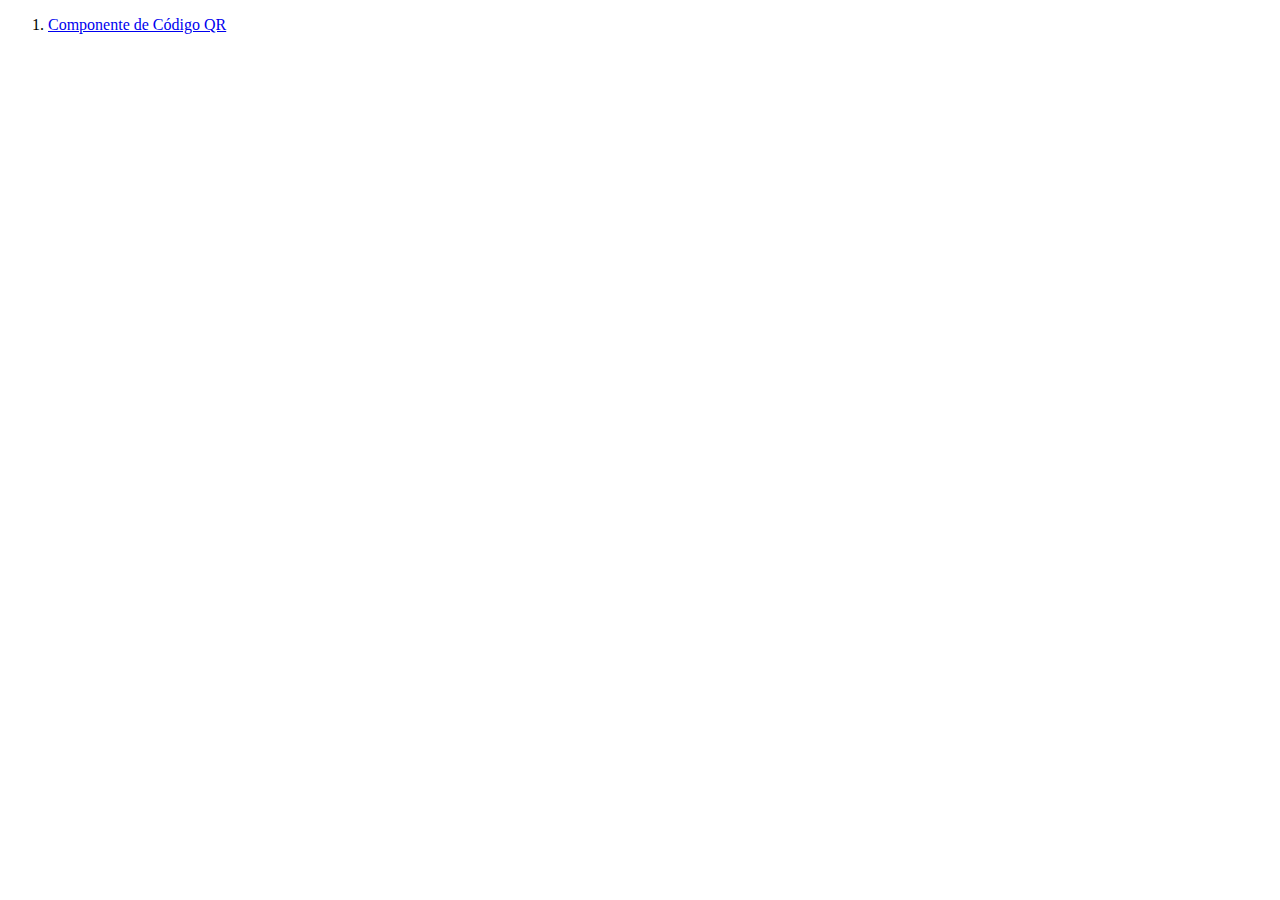
<file: index.html>
<!DOCTYPE html>
<html lang="pt-BR">
<head>
    <meta charset="UTF-8">
    <meta name="viewport" content="width=device-width, initial-scale=1.0">
    <title>Desafios</title>
</head>
<body>
    <main>
        <ol>
            <li><a href="challenges/1/index.html">Componente de Código QR</a></li>
        </ol>
    </main>
</body>
</html>
</file>
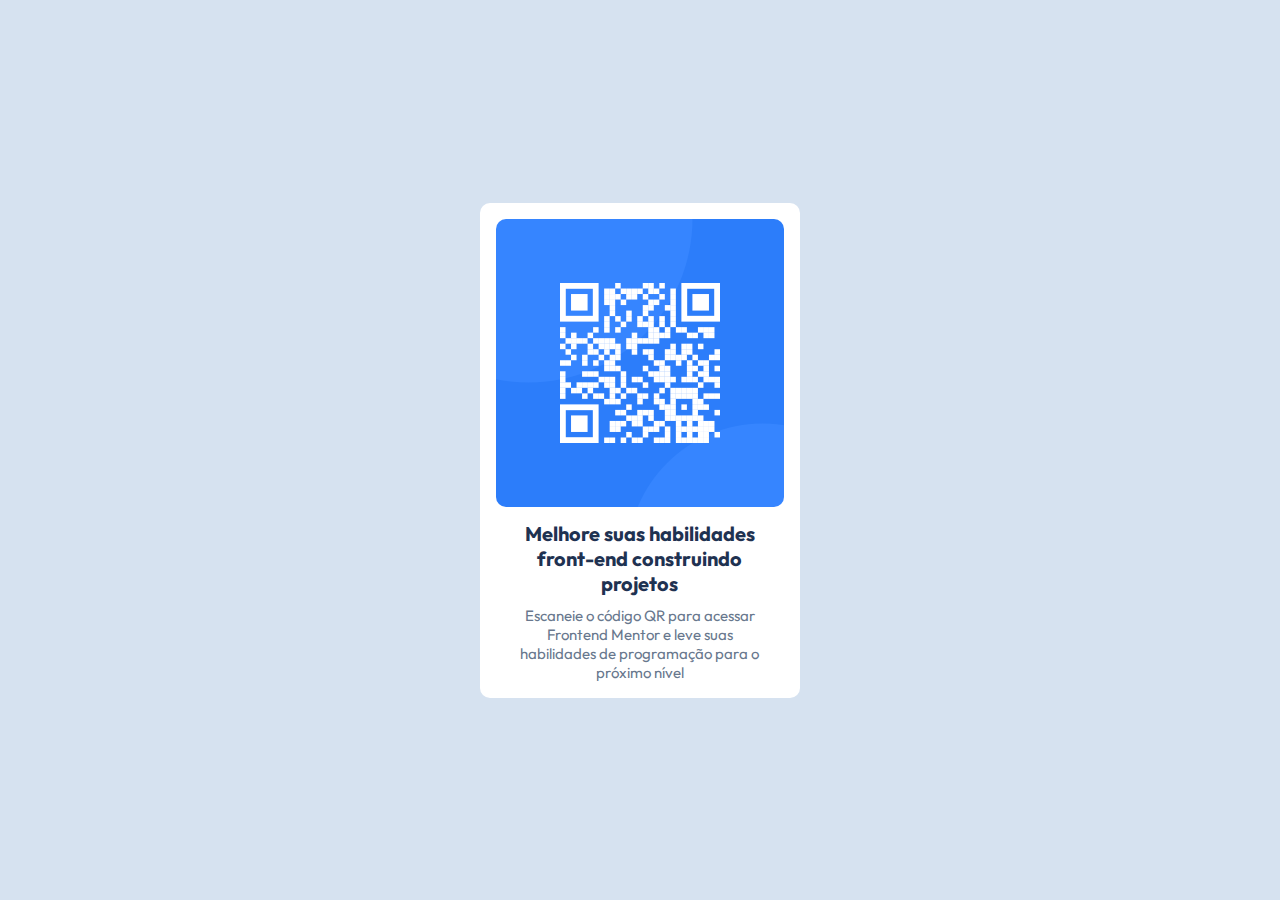
<file: challenges/1/index.html>
<!DOCTYPE html>
<html lang="pt-BR">
<head>
  <meta charset="UTF-8">
  <meta name="viewport" content="width=device-width, initial-scale=1.0">
  <link rel="stylesheet" href="styles/style.css">
  <link rel="shortcut icon" href="images/favicon.png" type="image/png">
  <title>Componente de código QR</title>
</head>
<body>
  <main class="box">
    <img src="images/qr-code.png" alt="Código QR">
    <div class="text">
      <h1>Melhore suas habilidades front-end construindo projetos</h1>
      <p>Escaneie o código QR para acessar Frontend Mentor e leve suas habilidades de programação para o próximo nível</p>
    </div>
  </main>
</body>
</html>
</file>
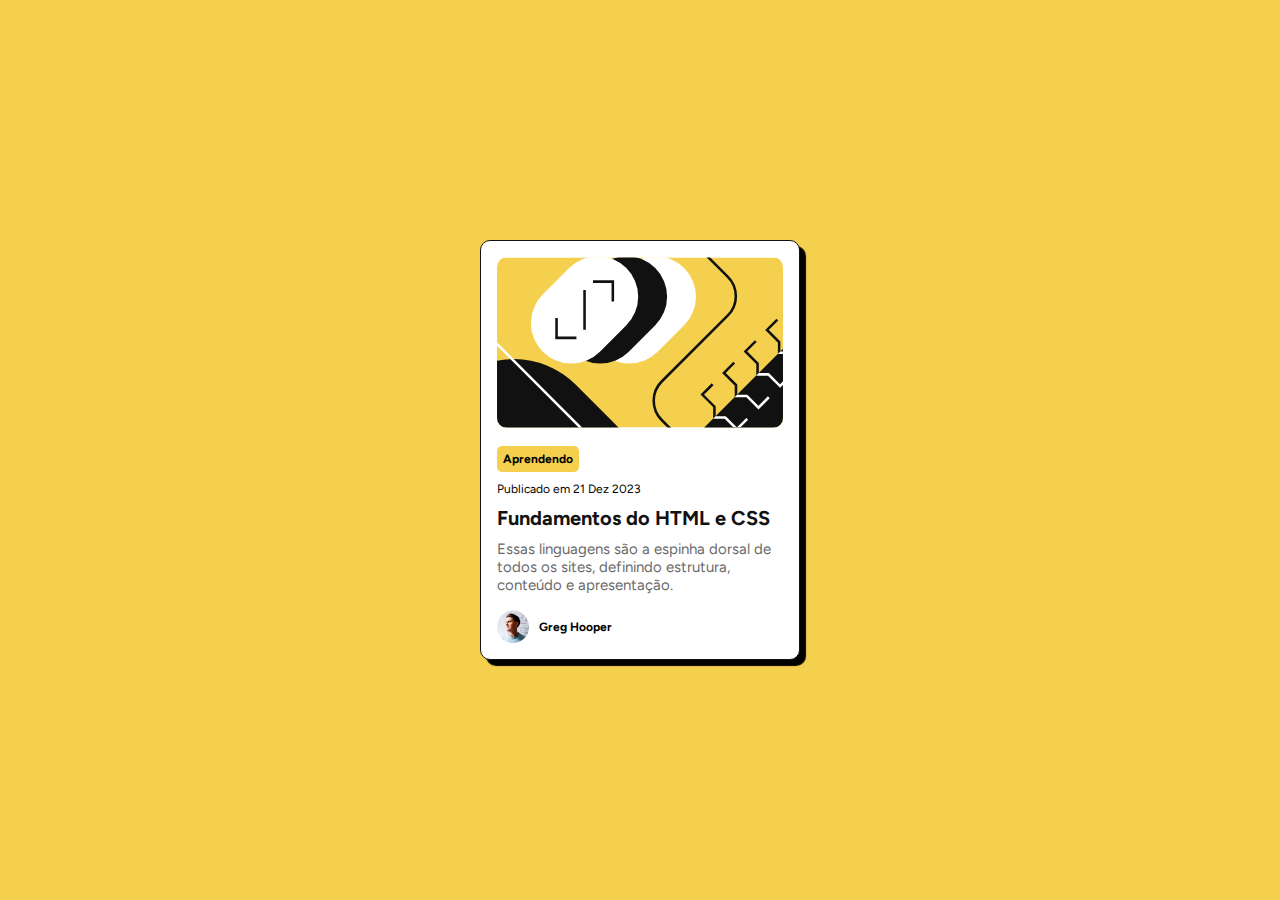
<file: challenges/2/index.html>
<!DOCTYPE html>
<html lang="pt-BR">
<head>
  <meta charset="UTF-8">
  <meta name="viewport" content="width=device-width, initial-scale=1.0">
  <link rel="stylesheet" href="styles/style.css">
  <link rel="shortcut icon" href="images/favicon.png" type="image/png">
  <title>Card de preview de Blog</title>
</head>
<body>
  <article class="card">
    <img src="images/illustration-article.svg" alt="Ilustração" class="thumb">
    
    <div class="info">
      <div class="status">
        <strong>Aprendendo</strong>
      </div>
      <div class="publication_date">Publicado em 21 Dez 2023</div>
    </div>
    
    <div class="text">
      <h1><a href="#">Fundamentos do HTML e CSS</a></h1>
      <p>Essas linguagens são a espinha dorsal de todos os sites, definindo estrutura, conteúdo e apresentação.</p>
    </div>

    <div class="profile">
      <img src="images/avatar.webp" alt="Avatar" class="avatar">
      <strong>
        <p>Greg Hooper</p>
      </strong>
    </div>
  </article>
</body>
</html>
</file>
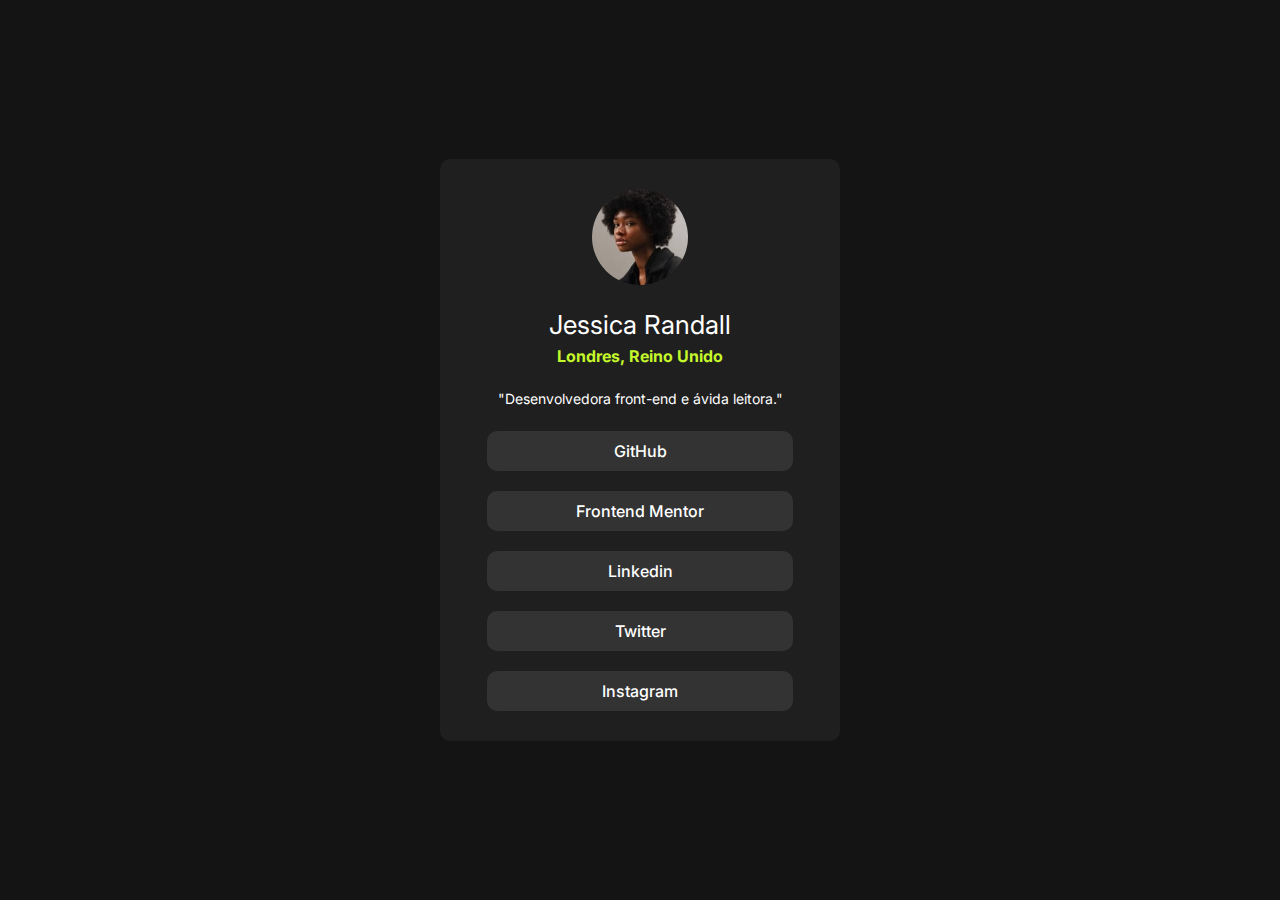
<file: challenges/3/index.html>
<!DOCTYPE html>
<html lang="pt-BR">
<head>
  <meta charset="UTF-8">
  <meta name="viewport" content="width=device-width, initial-scale=1.0">
  <link rel="stylesheet" href="styles/style.css">
  <link rel="shortcut icon" href="images/favicon.png" type="image/x-icon">
  <title>Perfil de Links Sociais</title>
</head>
<body>
  <main>
    <div class="cartao">
      <div class="perfil">
        <img class="avatar" src="images/avatar.jpeg" alt="Avatar">
        <h1 class="nome">Jessica Randall</h1>
        <p class="localidade">Londres, Reino Unido</p>
        <p class="descricao">"Desenvolvedora front-end e ávida leitora."</p>
      </div>
      <div class="links">
        <a href="#">GitHub</a>
        <a href="#">Frontend Mentor</a>
        <a href="#">Linkedin</a>
        <a href="#">Twitter</a>
        <a href="#">Instagram</a>
      </div>
    </div>
  </main>
</body>
</html>
</file>
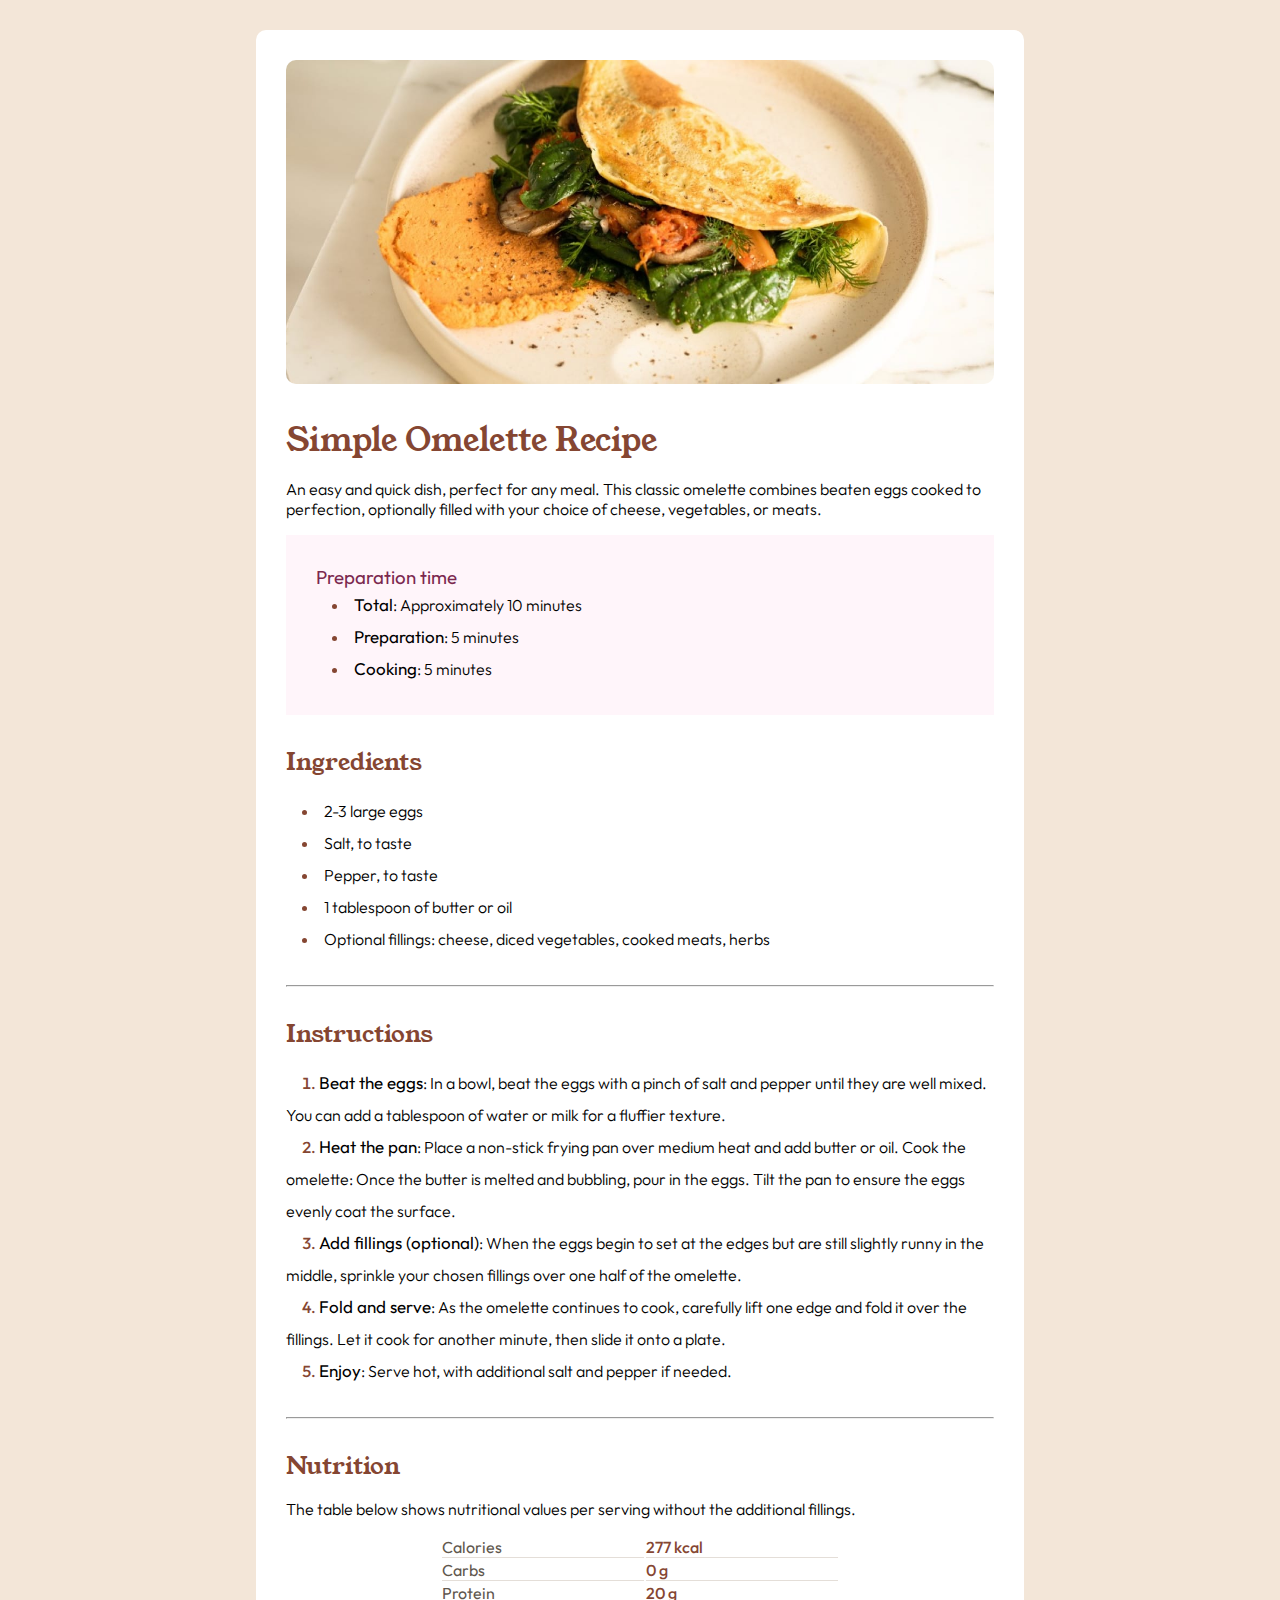
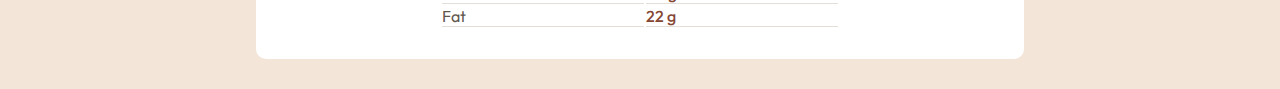
<file: challenges/4/index.html>
<!DOCTYPE html>
<html lang="pt-BR">
<head>
  <meta charset="UTF-8">
  <meta name="viewport" content="width=device-width, initial-scale=1.0">
  <link rel="stylesheet" href="style/style.css">
  <link rel="shortcut icon" href="images/favicon.png" type="image/x-icon">
  <title>Página de Receita</title>
</head>
<body>
  <main>
    <article class="receita">
      <img src="images/image-omelette.jpeg" alt="Omelette">

      <h1>Simple Omelette Recipe</h1>
      
      <p>An easy and quick dish, perfect for any meal. This classic omelette combines beaten eggs cooked to perfection, optionally filled with your choice of cheese, vegetables, or meats.</p>
      
      <aside>
        <h3>Preparation time</h3>
        <ul class="tempo">
          <li><strong>Total</strong>: Approximately 10 minutes</li>
          <li><strong>Preparation</strong>: 5 minutes</li>
          <li><strong>Cooking</strong>: 5 minutes</li>
        </ul>
      </aside>
      
      <h2>Ingredients</h2>
      
      <ul class="ingredientes">
        <li>2-3 large eggs</li>
        <li>Salt, to taste</li>
        <li>Pepper, to taste</li>
        <li>1 tablespoon of butter or oil</li>
        <li>Optional fillings: cheese, diced vegetables, cooked meats, herbs</li>
      </ul>
      
      <hr>
      
      <h2>Instructions</h2>
      
      <ol class="instrucoes">
        <li><strong>Beat the eggs</strong>: In a bowl, beat the eggs with a pinch of salt and pepper until they are well mixed. You can add a tablespoon of water or milk for a fluffier texture.</li>
        <li><strong>Heat the pan</strong>: Place a non-stick frying pan over medium heat and add butter or oil. Cook the omelette: Once the butter is melted and bubbling, pour in the eggs. Tilt the pan to ensure the eggs evenly coat the surface.</li>
        <li><strong>Add fillings (optional)</strong>: When the eggs begin to set at the edges but are still slightly runny in the middle, sprinkle your chosen fillings over one half of the omelette.</li>
        <li><strong>Fold and serve</strong>: As the omelette continues to cook, carefully lift one edge and fold it over the fillings. Let it cook for another minute, then slide it onto a plate.</li>
        <li><strong>Enjoy</strong>: Serve hot, with additional salt and pepper if needed.</li>
      </ol>
      
      <hr>
      
      <h2>Nutrition</h2>
      
      <p>The table below shows nutritional values per serving without the additional fillings.</p>
      
      <table class="nutricao">
        <tr>
          <th>Calories</th>
          <td>277 kcal</td>
        </tr>
        
        <tr>
          <th>Carbs</th>
          <td>0 g</td>
        </tr>
        
        <tr>
          <th>Protein</th>
          <td>20 g</td>
        </tr>
        
        <tr>
          <th>Fat</th>
          <td>22 g</td>
        </tr>
      </table>
    </article>
  </main>
</body>
</html>
</file>
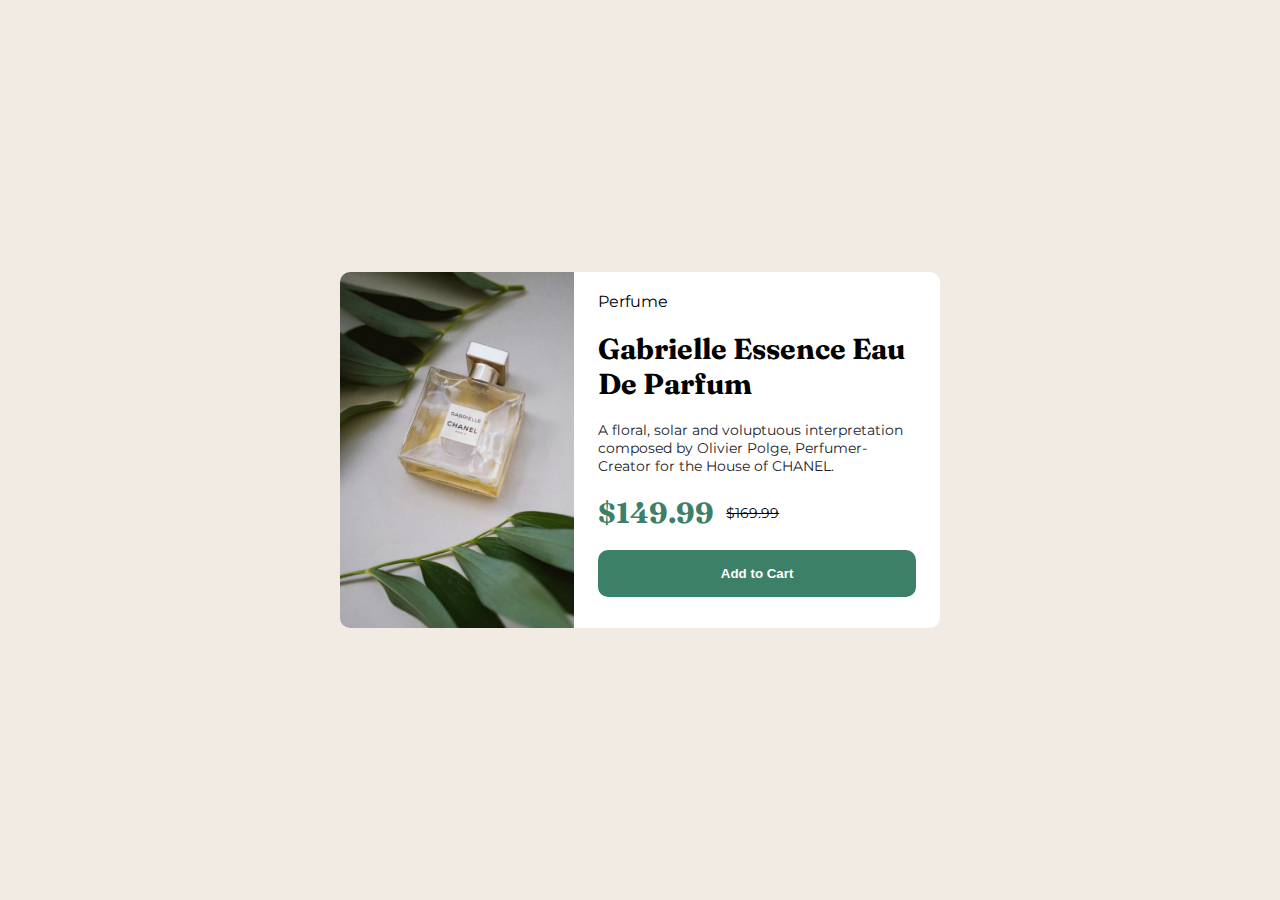
<file: challenges/5/index.html>
<!DOCTYPE html>
<html lang="pt-BR">
<head>
  <meta charset="UTF-8">
  <meta name="viewport" content="width=device-width, initial-scale=1.0">
  <link rel="stylesheet" href="style/style.css">
  <link rel="shortcut icon" href="images/favicon.png" type="image/png">
  <title>Card de Preview de Produto</title>
</head>
<body>
  <div class="card">
    
    <picture>
      <source media="(min-width: 601px)" srcset="images/image-product-desktop.jpg" type="image/jpg">
      <source media="(max-width: 600px)" srcset="images/image-product-mobile.jpg" type="image/jpg">
      <img class="article-image" src="images/image-product-mobile.jpg" alt="Gabrielle Essence Eau De Parfum">
    </picture>

    <div class="text">
      <em>Perfume</em>
      <h1>Gabrielle Essence Eau De Parfum</h1>
      <p>A floral, solar and voluptuous interpretation composed by Olivier Polge, Perfumer-Creator for the House of CHANEL.</p>
      
      <div class="price">
        <span><strong>$149.99</strong></span>
        <span><del>$169.99</del></span>
      </div>
      
      <button>Add to Cart</button>
    </div>
  </div>
</body>
</html>
</file>
<file: challenges/1/styles/style.css>
@charset "UTF-8";
@import url('https://fonts.googleapis.com/css2?family=Outfit:wght@100..900&display=swap');

* {
    font-family: "Outfit", sans-serif;
    box-sizing: border-box;
    margin: 0;
    padding: 0;
}

:root {
    --cor0: hsl(0, 0%, 100%);
    --cor1: hsl(212, 46%, 89%);
    --cor2: hsl(216, 15%, 48%);
    --cor3: hsl(218, 44%, 22%);
}

.box {
    background-color: var(--cor0);
    max-width: 320px;
    width: 90%;
    text-align: center;
    padding: 16px;
    border-radius: 10px;
}

.box img {
    width: 100%;
    border-radius: 10px; 
}

.box .text {
    width: 92%;
    margin: auto;
}

.box .text h1 {
    color: var(--cor3);
    font-size: 20px;
    margin: 10px 0;
}

.box .text p {
    color: var(--cor2);
    font-size: 15px;

}

body {
    display: flex;
    justify-content: center;
    align-items: center;
    height: 100dvh;
    background-color: var(--cor1);
}
</file>
<file: challenges/2/styles/style.css>
@charset "UTF-8";
@import url('https://fonts.googleapis.com/css2?family=Figtree:ital,wght@0,300..900;1,300..900&display=swap');

* {
    box-sizing: border-box;
    margin: 0;
    padding: 0;
}

:root {
    font-family: "Figtree", sans-serif;
    font-size: 62.5%;
    --cor0: hsl(0, 0%, 100%);
    --cor1: hsl(0, 0%, 42%);
    --cor2: hsl(0, 0%, 7%);
    --cor3: hsl(47, 88%, 63%);
}

.card {
    background-color: var(--cor0);
    max-width: 320px;
    width: 90%;
    padding: 16px;
    border: 1px solid var(--cor2);
    border-radius: 10px;
    box-shadow: 6px 6px 1px;
}

.card .thumb {
    width: 100%;
    border-radius: 10px;
}

.card .info {
    margin: 10px 0;
    font-size: 1.2rem;
}

.card .info .status {
    display: inline-block;
    background-color: var(--cor3);
    padding: 6px;
    margin: 5px 0;
    border-radius: 5px;
}

.card .info .publication_date {
    margin: 5px 0;
}

.card .text a {
    text-decoration: none;
    color: var(--cor2);
}

.card .text a:hover {
    color: var(--cor3);
}

.card .text p {
    font-size: 1.5rem;
    color: var(--cor1);
    margin: 10px 0;
}

.card .profile {
    display: flex;
    gap: 10px;
    align-items: center;
    padding-top: 6px;
}

.card .profile .avatar {
    width: 32px;
}

.card .profile .avatar + strong p {
    font-size: 1.2rem;
}

body {
    display: flex;
    justify-content: center;
    align-items: center;
    background-color: var(--cor3);
    width: 100vw;
    height: 100vh;
}
</file>
<file: challenges/3/styles/style.css>
@charset "UTF-8";
@import url('https://fonts.googleapis.com/css2?family=Inter:ital,opsz,wght@0,14..32,100..900;1,14..32,100..900&display=swap');

* {
    box-sizing: border-box;
    margin: 0;
    padding: 0;
}

:root {
    font-family: "Inter", sans-serif;
    --cor0: hsl(0, 0%, 100%);
    --cor1: hsl(0, 0%, 20%);
    --cor2: hsl(0, 0%, 12%);
    --cor3: hsl(0, 0%, 8%);
    --cor4: hsl(75, 94%, 57%);
}

.cartao {
    background-color: var(--cor2);
    width: 90vw;
    max-width: 400px;
    padding: 10px 30px;
    border-radius: 10px;
}

.cartao .perfil {
    text-align: center;
    color: var(--cor0);
}

.cartao .perfil .avatar {
    max-width: 96px;
    border-radius: 50%;
    margin: 20px 0;
}

.cartao .perfil .nome {
    font-weight: 400;
    font-size: 26px;
}

.cartao .perfil .localidade {
    margin: 6px 0;
    color: var(--cor4);
    font-weight: 700;
}

.cartao .perfil .descricao {
    margin: 24px 0;
    font-size: 14px;
}

.cartao .links a {
    display: block;
    text-align: center;
    text-decoration: none;
    background-color: var(--cor1);
    color: var(--cor0);
    margin: 20px auto;
    padding: 10px 0;
    border-radius: 10px;
    font-weight: 500;
    width: 90%;
}

.cartao .links a:hover {
    background-color: var(--cor4);
    color: var(--cor3);
}

body {
    display: flex;
    justify-content: center;
    align-items: center;
    height: 100dvh;
    background-color: var(--cor3);
}
</file>
<file: challenges/4/style/style.css>
@charset "UTF-8";
@import url('https://fonts.googleapis.com/css2?family=Outfit:wght@100..900&family=Young+Serif&display=swap');

* {
  box-sizing: border-box;
  margin: 0;
  padding: 0;
}

:root {
    --font0: "Outfit", sans-serif;
    --font1: "Young Serif", serif;
    --cor0: hsl(0, 0%, 100%);
    --cor1: hsl(30, 54%, 90%);
    --cor2: hsl(30, 18%, 87%);
    --cor3: hsl(30, 10%, 34%);
    --cor4: hsl(24, 5%, 18%);
    --cor5: hsl(14, 45%, 36%);
    --cor6: hsl(332, 51%, 32%);
    --cor7: hsl(330, 100%, 98%);
}

.receita {
  font-family: var(--font0);
  font-weight: 300;
  background-color: var(--cor0);
  width: 90dvw;
  max-width: 768px;
  border-radius: 10px;
  margin: 30px auto;
  padding: 30px;
}

.receita img {
  width: 100%;
  border-radius: 10px;
}

.receita h1, h2 {
  font-family: var(--font1);
  font-weight: 400;
  color: var(--cor5);
  margin: 30px 0 16px;
}

.receita h3 {
  font-family: var(--font0);
  font-weight: 400;
  color: var(--cor6);
}

.receita p {
  margin: 0 0 16px;
}

.receita hr {
  margin: 30px 0;
}

.receita aside {
  background-color: var(--cor7);
  padding: 30px;
}

.receita li {
  line-height: 32px;
  text-indent: 16px;
  list-style-position: inside;
}

.receita li::marker {
  color: var(--cor5);
  font-weight: 500;
}

.receita li strong {
  font-size: 17px;
}

.receita .nutricao {
  width: 90%;
  max-width: 400px;
  margin: auto;
  text-align: left;
}

.receita .nutricao th {
  font-weight: 400;
  color: var(--cor3);
  border-bottom: 1px solid var(--cor2);
}

.receita .nutricao td {
  font-weight: 500;
  color: var(--cor5);
  border-bottom: 1px solid var(--cor2);
}

body {
  background-color: var(--cor1);
}
</file>
<file: challenges/5/style/style.css>
@charset "UTF-8";
@import url('https://fonts.googleapis.com/css2?family=Fraunces:ital,opsz,wght@0,9..144,100..900;1,9..144,100..900&family=Montserrat:ital,wght@0,100..900;1,100..900&display=swap');

* {
  box-sizing: border-box;
  margin: 0;
  padding: 0;
}

:root {
    --font-serif: "Fraunces", serif;
    --font-sans: "Montserrat", sans-serif;

    --font-size-p-0: 14px;

    --font-serif-weight-0: 700;
    --font-sans-weight-0: 500;
    --font-sans-weight-1: 700;
    
    --color-light-0: hsl(0, 0%, 100%);
    --color-light-1: hsl(30, 38%, 92%);
    --color-dark-0: hsl(228, 12%, 48%);
    --color-dark-1: hsl(212, 21%, 14%);
    --color-green-0: hsl(158, 36%, 37%);
    --color-green-1: hsl(158, 42%, 18%);
}

.card {
    display: flex;
    flex-direction: column;
    background-color: var(--color-light-0);
    width: 90dvw;
    max-width: 320px;
    border-radius: 10px;
}

.card img {
    width: 100%;
    border-radius: 10px 10px 0 0;
}

.card .text {
    margin: 20px 24px;
}

.card .text em {
    font-style: normal;
}

.card .text h1 {
    font-family: var(--font-serif);
    font-weight: var(--font-serif-weight-0);
    font-size: 1.8em;
    margin: 20px 0;
}

.card .text p {
    color: var(--color-dark-1);
    font-size: var(--font-size-p-0);
    margin: 0 0 20px;
}

.card .text .price {
    display: flex;
    align-items: center;
    margin: 0 0 20px;
}

.card .text .price span strong {
    font-family: var(--font-serif);
    font-size: 1.8em;
    color: var(--color-green-0);
}

.card .text .price span del {
    font-size: var(--font-size-p-0);
    margin: 0 0 0 12px;
}

.card .text button {
    width: 100%;
    padding: 16px;
    border-radius: 10px;
    background-color: var(--color-green-0);
    color: var(--color-light-0);
    font-weight: var(--font-sans-weight-1);
    border: none;
}

.card .text button:hover {
    background-color: var(--color-green-1);
}

body {
    display: flex;
    justify-content: center;
    align-items: center;
    min-height: 100dvh;
    background-color: var(--color-light-1);
    font-family: var(--font-sans);
}

@media (min-width: 601px) {
    .card {
        flex-direction: row;
        max-width: 600px;
    }

    .card img {
        border-radius: 10px 0 0 10px;
        height: 100%;
    }
}
</file>
